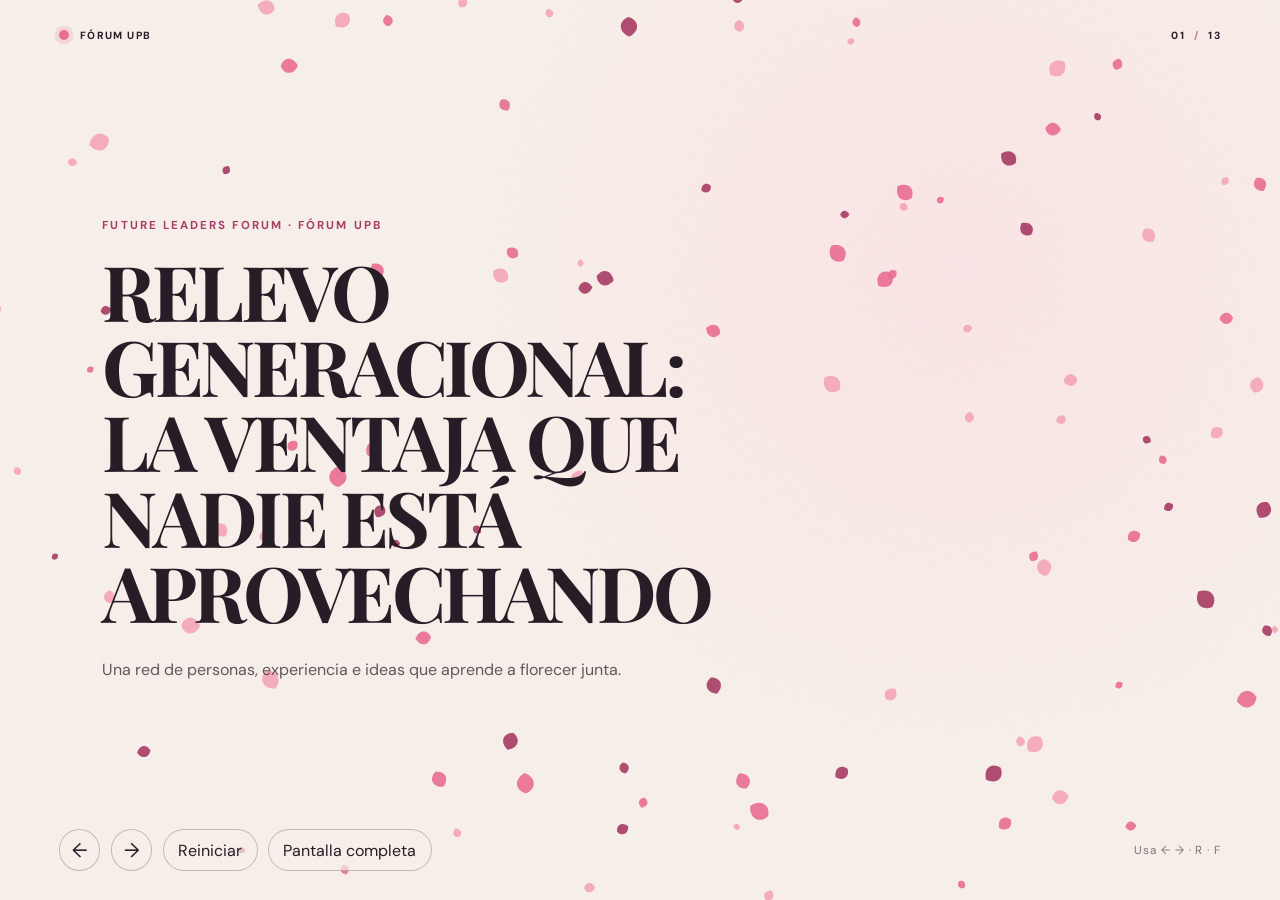
<file: unidad_5/index.html>
<!doctype html>
<html lang="es">
  <head>
    <meta charset="utf-8" />
    <meta name="viewport" content="width=device-width, initial-scale=1" />
    <title>Red de floración · Relevo generacional</title>
    <link rel="stylesheet" href="styles.css" />
  </head>
  <body>
    <main id="presentation" aria-label="Presentación Relevo generacional">
      <canvas id="petal-canvas" aria-hidden="true"></canvas>
      <div class="photo-layer" aria-hidden="true"></div>
      <div class="wash" aria-hidden="true"></div>
      <div class="grain" aria-hidden="true"></div>

      <header class="topbar">
        <div class="brand-mark"><span class="brand-dot"></span> FÓRUM UPB</div>
        <div class="counter"><span id="scene-number">01</span><span class="slash">/</span><span>13</span></div>
      </header>

      <section class="content" aria-live="polite">
        <p class="eyebrow" id="scene-kicker">FUTURE LEADERS FORUM · FÓRUM UPB</p>
        <h1 id="scene-title">RELEVO GENERACIONAL:<br />LA VENTAJA QUE NADIE ESTÁ APROVECHANDO</h1>
        <p class="caption" id="scene-caption">Una red de personas, experiencia e ideas que aprende a florecer junta.</p>
      </section>

      <aside class="qr-placeholders" id="qr-placeholders" aria-hidden="true">
        <div class="qr-slot"><span>QR</span><small>MEMORIAS</small></div>
        <div class="qr-slot"><span>QR</span><small>REDES</small></div>
      </aside>

      <footer class="controls">
        <button id="prev" type="button" aria-label="Escena anterior">←</button>
        <button id="next" type="button" aria-label="Siguiente escena">→</button>
        <button id="restart" type="button" aria-label="Reiniciar presentación">Reiniciar</button>
        <button id="fullscreen" type="button" aria-label="Pantalla completa">Pantalla completa</button>
        <span class="hint">Usa ← → · R · F</span>
      </footer>
    </main>
    <script src="app.js"></script>
  </body>
</html>
</file>
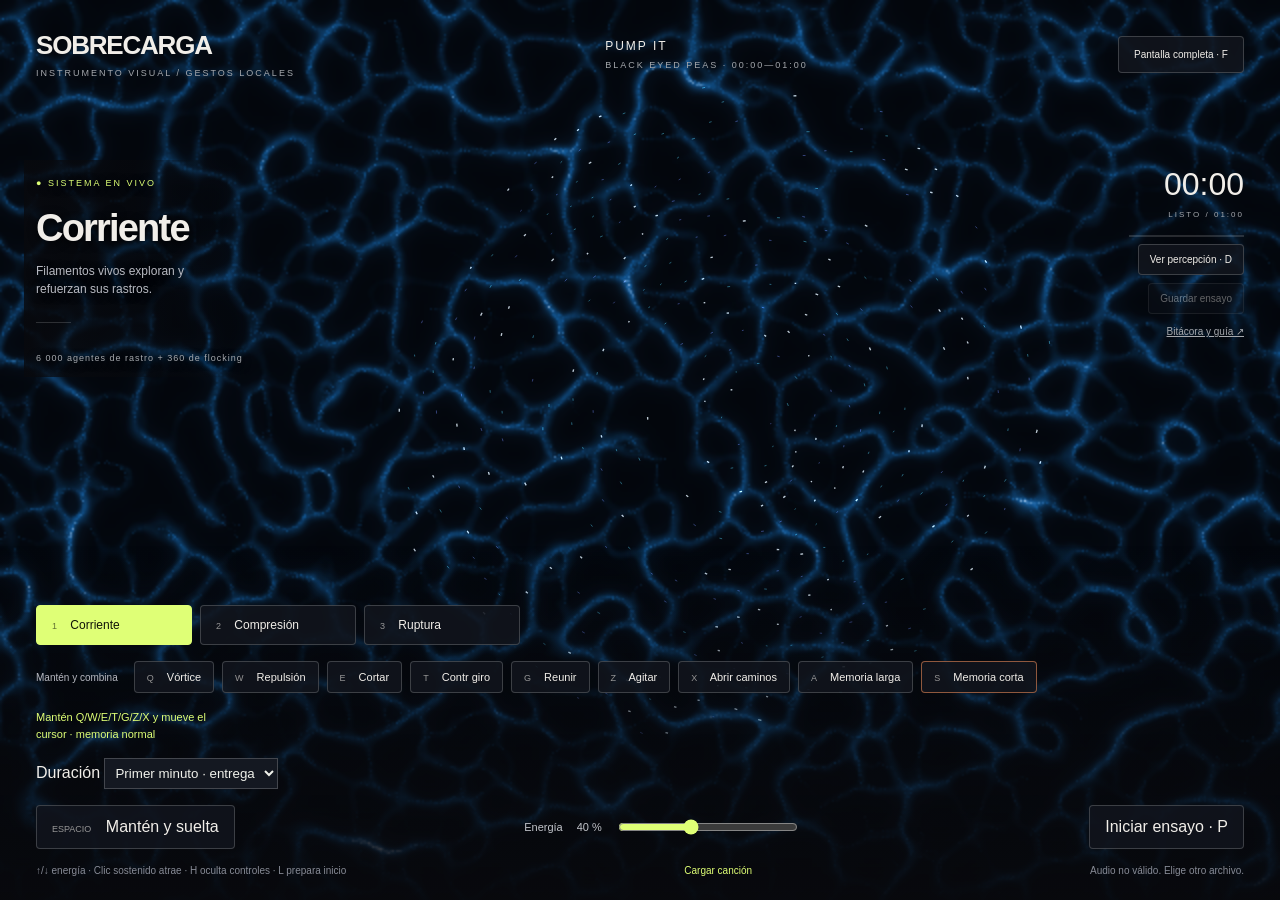
<file: unidad_6/index.html>
<!doctype html>
<html lang="es"><head><meta charset="utf-8"><meta name="viewport" content="width=device-width,initial-scale=1"><title>Sobrecarga · Unidad 6</title><link rel="stylesheet" href="style.css"></head>
<body>
<canvas id="stage" aria-label="Simulación interactiva de agentes autónomos"></canvas><canvas id="perception" aria-hidden="true"></canvas>
<header class="chrome"><div class="brand">SOBRECARGA<span>INSTRUMENTO VISUAL / GESTOS LOCALES</span></div><div class="track">PUMP IT <span id="trackRange">BLACK EYED PEAS · 00:00—01:00</span></div><button id="full">Pantalla completa · F</button></header>
<aside class="chrome status"><span class="live">● SISTEMA EN VIVO</span><h1 id="modeName">Corriente</h1><p id="modeDesc">Un campo local orienta a los agentes.</p><div class="rule"></div><span id="metrics">6 000 agentes de rastro + 360 de flocking</span></aside>
<div class="timer chrome"><strong id="clock">00:00</strong><span id="sessionStatus" role="status">ENSAYO / 01:00</span><div class="timeTrack"><div id="timeProgress"></div></div></div>
<footer class="chrome"><div class="modes"><button data-mode="0" class="active"><kbd>1</kbd> Corriente</button><button data-mode="1"><kbd>2</kbd> Compresión</button><button data-mode="2"><kbd>3</kbd> Ruptura</button></div><div class="gestures"><span>Mantén y combina</span><button data-gesture="0"><kbd>Q</kbd> Vórtice</button><button data-gesture="1"><kbd>W</kbd> Repulsión</button><button data-gesture="2"><kbd>E</kbd> Cortar</button><button data-gesture="3"><kbd>T</kbd> Contr giro</button><button data-gesture="4"><kbd>G</kbd> Reunir</button><button data-gesture="5"><kbd>Z</kbd> Agitar</button><button data-gesture="6"><kbd>X</kbd> Abrir caminos</button><button id="memoryLong"><kbd>A</kbd> Memoria larga</button><button id="memoryShort"><kbd>S</kbd> Memoria corta</button></div><p id="gestureStatus" role="status" aria-live="polite">Haz clic dentro de la visual y pulsa Q, W o E.</p><label>Duración <select id="durationMode" aria-label="Duración de reproducción"><option value="minute">Primer minuto · entrega</option><option value="full">Canción completa</option></select></label><div class="play"><button id="burst"><kbd>ESPACIO</kbd> Mantén y suelta</button><label for="energy">Energía <output id="energyValue" aria-hidden="true">40 %</output> <input id="energy" type="range" min="0" max="100" value="40"></label><button id="rehearse">Iniciar ensayo</button></div><div class="bottom"><span>↑/↓ energía · Clic sostenido atrae · H oculta controles · L prepara inicio</span><label class="audioLabel">Cargar canción <input id="audioFile" type="file" accept="audio/*"></label><span id="audioStatus">Audio local opcional</span></div></footer>
<section class="tools chrome"><button id="inspect" aria-pressed="false">Ver percepción · D</button><button id="export" disabled>Guardar ensayo</button><a href="guia.html" target="_blank" rel="noopener">Bitácora y guía ↗</a></section>
<button id="showUI" hidden>Mostrar controles · H</button><audio id="audio" preload="metadata"></audio>
<dialog id="recordDialog"><div class="recordHeading"><h2>Registro del ensayo</h2><button id="closeRecord" aria-label="Cerrar registro">Cerrar</button></div><p id="recordSummary"></p><p>Estas son tus intervenciones registradas. Puedes descargar el archivo o copiar el contenido para tu bitácora.</p><textarea id="recordText" readonly aria-label="Registro de intervenciones"></textarea><a id="downloadRecord" download>Descargar JSON</a></dialog>
<script src="physarum.js?v=gestosfuertes1"></script><script src="app.js?v=resetL"></script></body></html>
</file>
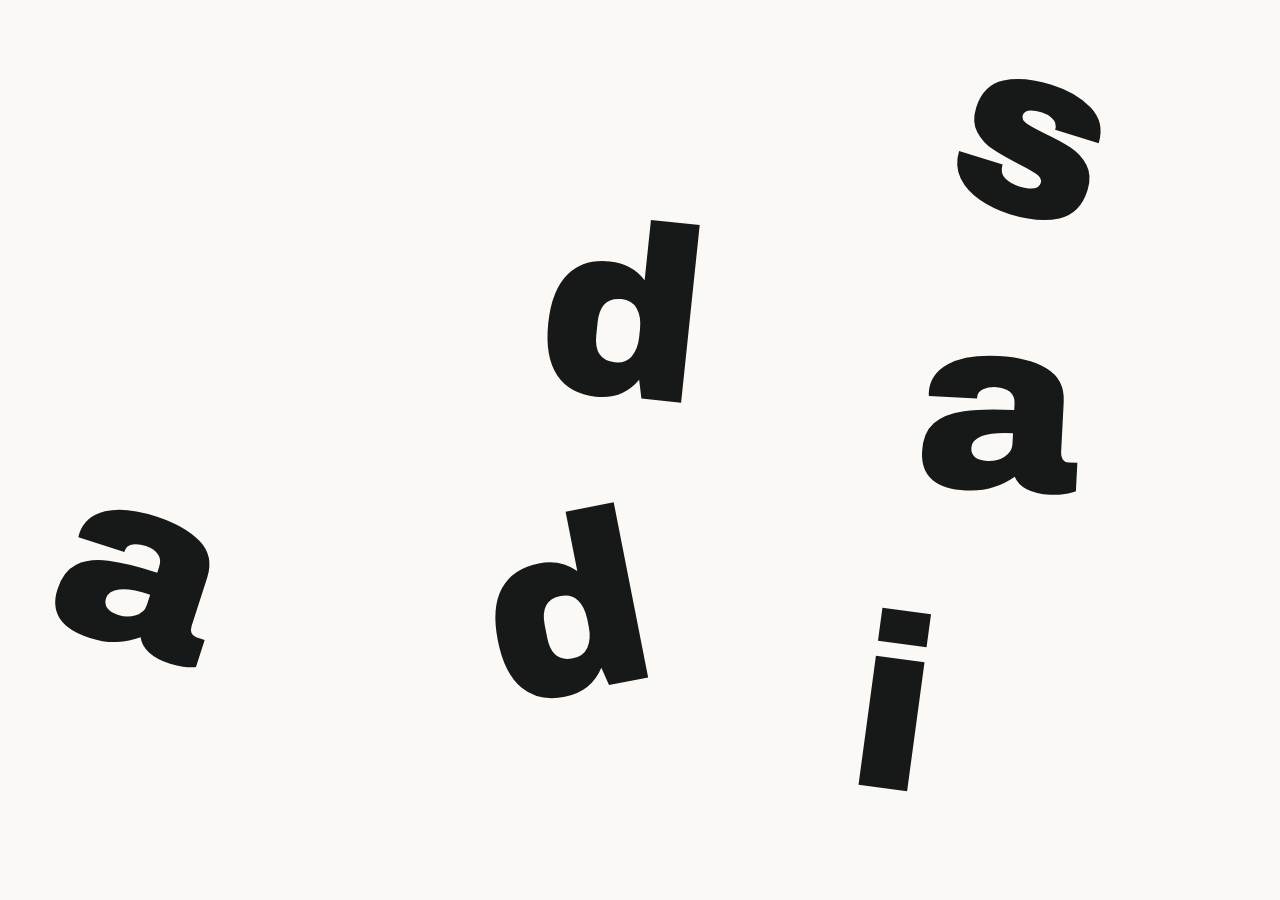
<file: unidad_7/index.html>
<!doctype html>
<html lang="es">
<head>
<meta charset="utf-8"><meta name="viewport" content="width=device-width,initial-scale=1"><meta name="theme-color" content="#faf9f6">
<title>Explora</title><link rel="stylesheet" href="escena.css">
<script src="assets/opentype.min.js" defer></script><script src="assets/font-data.js" defer></script><script src="letras.js" defer></script>
</head>
<body><main><canvas tabindex="0" aria-label="Seis letras completas. Arrastra para mover y acercar letras: al soltarlas cerca de un lado se alinean, conservando tu orden de izquierda a derecha. Toca una letra para dar salida a una carrera de relevos con su equipo. Un tirón rápido o una pulsación larga separa la letra completa del grupo. Arrastrar el fondo no mueve las letras. Mantén pulsado el fondo para repartirlas al azar. Teclado: 1 a 6 selecciona, flechas mueven, espacio o Enter activa el pulso, X separa y Escape reparte de nuevo. Al formar adidas baja una meta: el equipo la cruza, celebra y da paso a nuevas letras que entran desde la izquierda. Escape también cancela esta secuencia.">Tu navegador no permite mostrar la escena.</canvas><p id="status" class="sr-only" role="status" aria-live="polite"></p><p id="error" hidden>No pudimos cargar la escena. Recarga la página.</p></main></body>
</html>
</file>
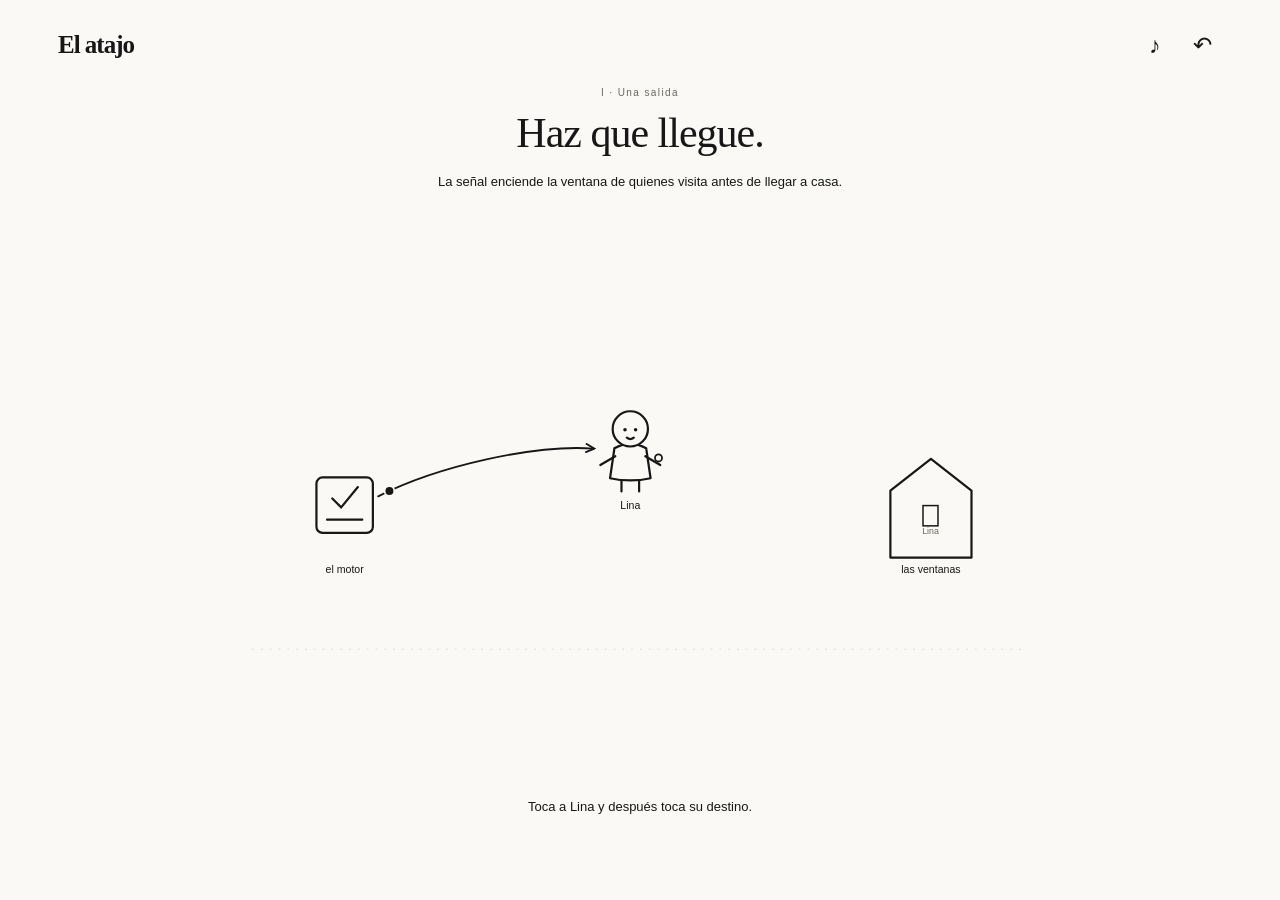
<file: unidad_8/experiencia/index.html>
<!doctype html>
<html lang="es">
<head><meta charset="utf-8"><meta name="viewport" content="width=device-width,initial-scale=1"><meta name="theme-color" content="#faf9f6"><title>El atajo</title><link rel="icon" href="data:,"><link rel="stylesheet" href="./styles.css"></head>
<body>
  <main>
    <header><a class="wordmark" href="./">El atajo</a><nav aria-label="Opciones"><button id="sound-toggle" aria-label="Silenciar sonido" aria-pressed="true" title="Sonido">♪</button><button id="restart" aria-label="Empezar de nuevo" title="Empezar de nuevo">↶</button></nav></header>
    <section class="story" aria-label="La historia"><p id="chapter"></p><h1 id="title"></h1><p id="narration"></p></section>
    <svg id="world" viewBox="0 0 920 490" role="group" aria-label="Conecta personas: elige un origen y después toca su destino. Las señales siguen las flechas."></svg>
    <div class="decisions"><p id="instruction" role="status" aria-live="polite"></p><div id="actions"></div></div>
    <p id="reflection" class="reflection" hidden></p>
    <footer><span>Tab y Enter también conectan.</span><span>Una simulación programada. Tu partida se guarda aquí.</span></footer>
    <noscript>Esta historia necesita JavaScript para que las señales recorran sus conexiones.</noscript>
  </main>
  <script type="module" src="./game.js"></script>
</body></html>
</file>
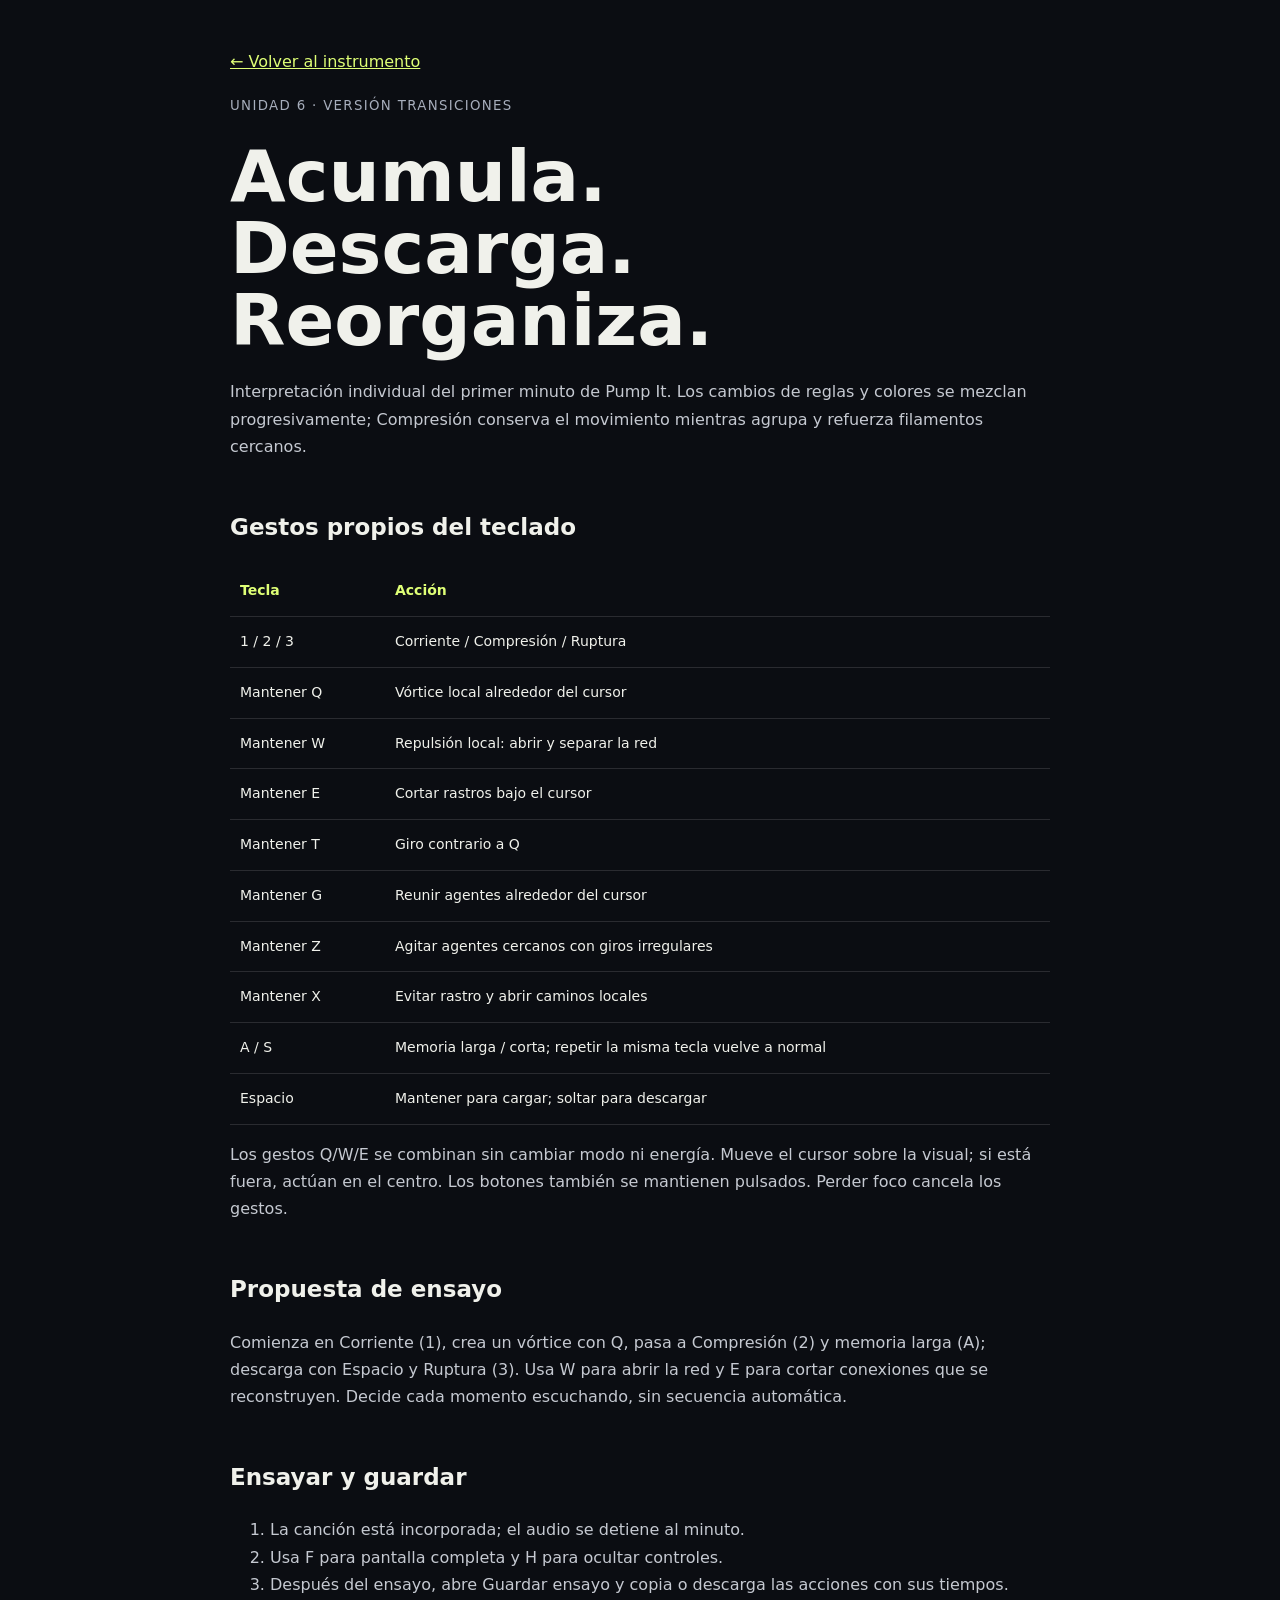
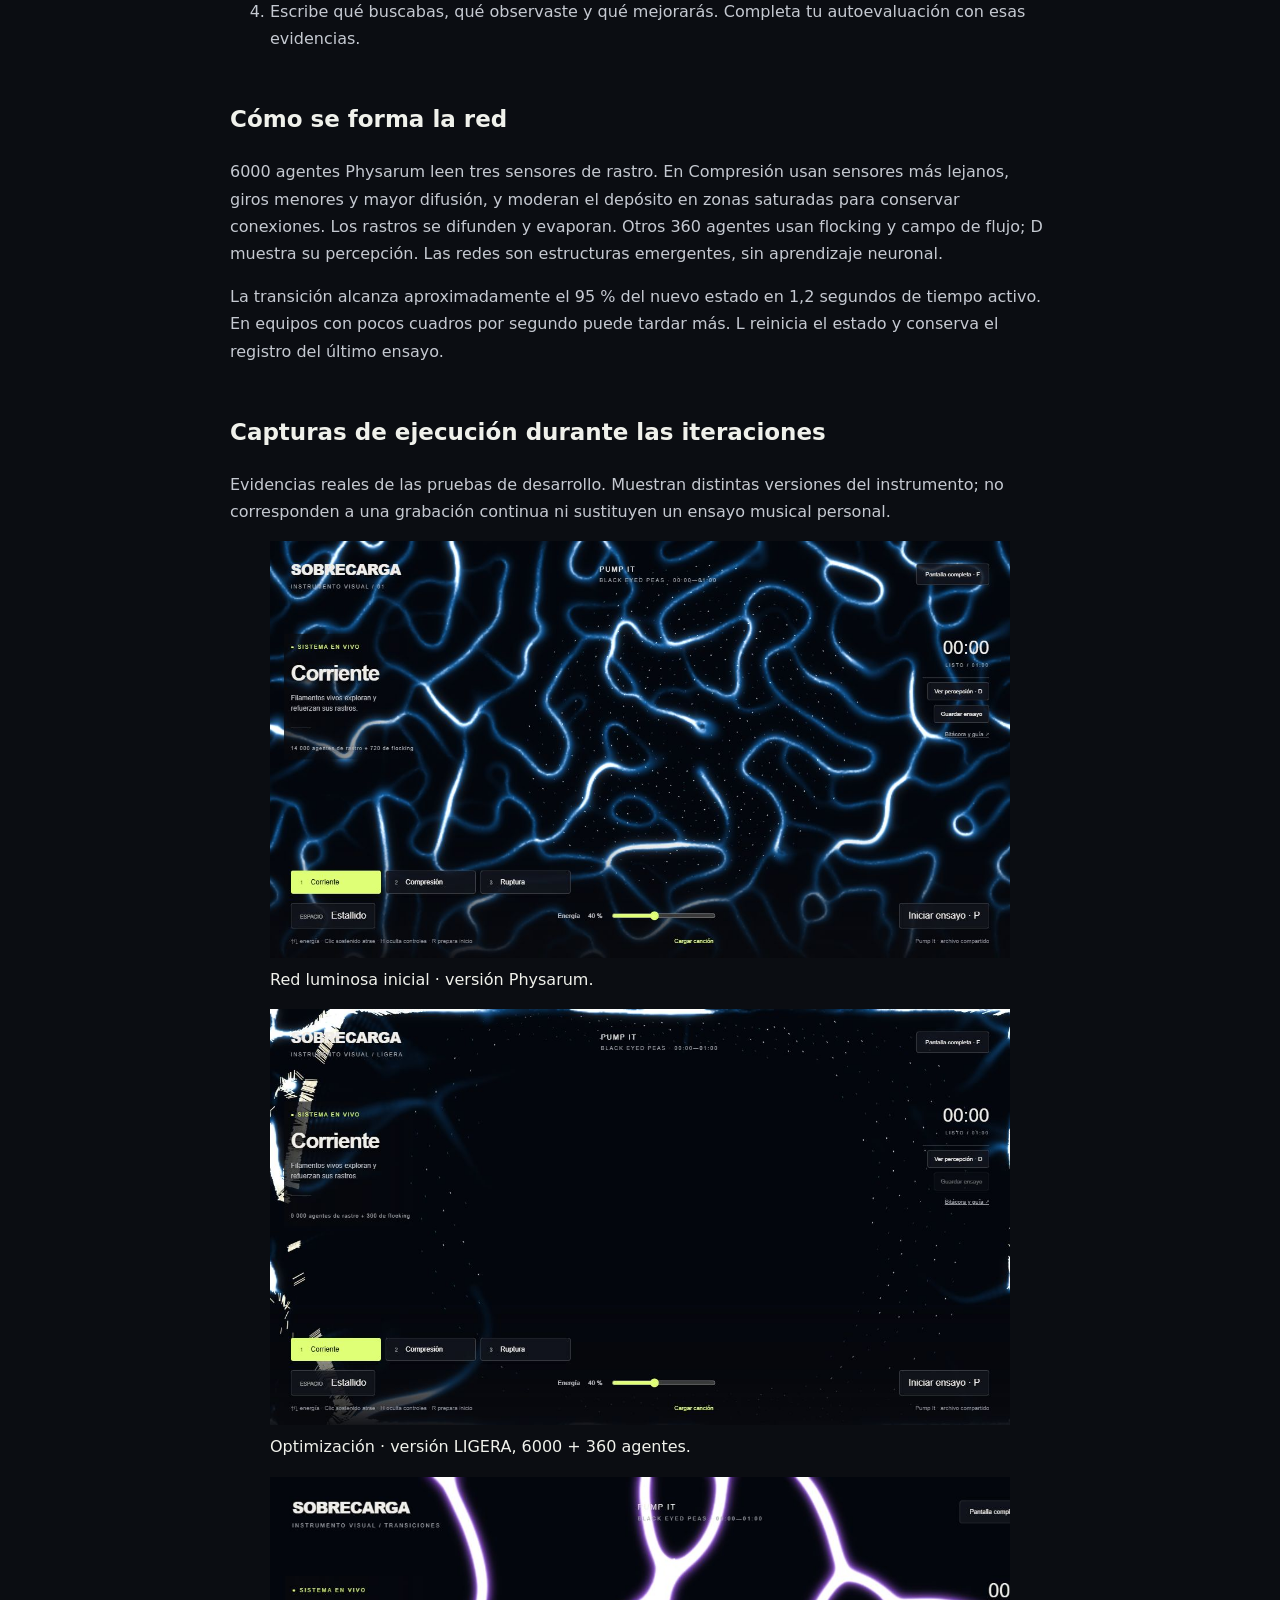
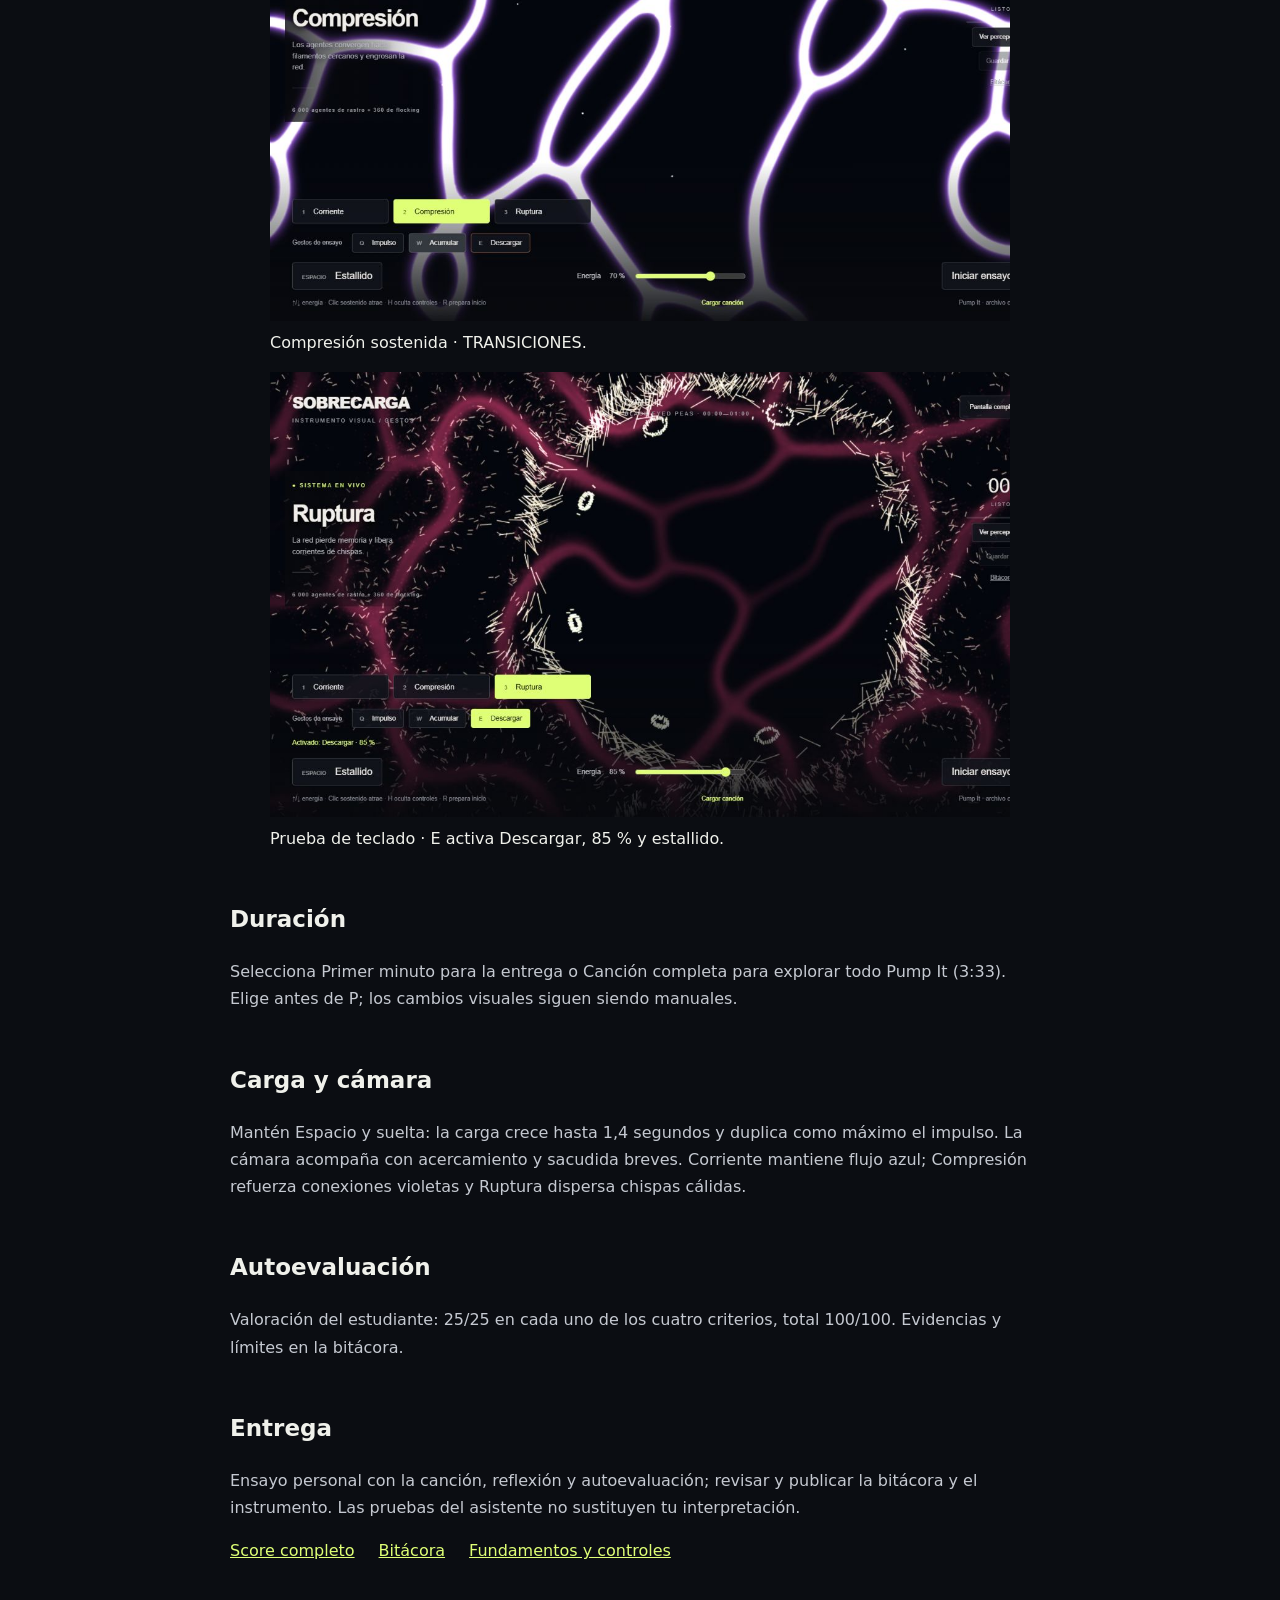
<file: unidad_6/guia.html>
<!doctype html><html lang="es"><head><meta charset="utf-8"><meta name="viewport" content="width=device-width,initial-scale=1"><title>Guía de ensayo · Sobrecarga</title><style>body{margin:0;background:#0b0d12;color:#f0f1eb;font:16px/1.7 system-ui,sans-serif}main{max-width:820px;margin:auto;padding:48px 24px 90px}a{color:#dfff76}small{color:#a7aebc;letter-spacing:.1em}h1{font-size:clamp(40px,8vw,72px);line-height:1;margin:22px 0}h2{margin-top:48px;font-size:23px}p,li{color:#c5c9d1}table{width:100%;border-collapse:collapse;font-size:14px}td,th{text-align:left;padding:13px 10px;border-bottom:1px solid #ffffff20}th{color:#dfff76}aside{border-left:3px solid #dfff76;padding:12px 22px;margin:30px 0;background:#ffffff05}.links{display:flex;gap:24px;flex-wrap:wrap}kbd{background:#252b33;padding:3px 7px;border-radius:4px}</style></head><body><main><a href="Sobrecarga.html">← Volver al instrumento</a><p><small>UNIDAD 6 · VERSIÓN TRANSICIONES</small></p><h1>Acumula.<br>Descarga.<br>Reorganiza.</h1><p>Interpretación individual del primer minuto de Pump It. Los cambios de reglas y colores se mezclan progresivamente; Compresión conserva el movimiento mientras agrupa y refuerza filamentos cercanos.</p><h2>Gestos propios del teclado</h2><table><tr><th>Tecla</th><th>Acción</th></tr><tr><td>1 / 2 / 3</td><td>Corriente / Compresión / Ruptura</td></tr><tr><td>Mantener Q</td><td>Vórtice local alrededor del cursor</td></tr><tr><td>Mantener W</td><td>Repulsión local: abrir y separar la red</td></tr><tr><td>Mantener E</td><td>Cortar rastros bajo el cursor</td></tr><tr><td>Mantener T</td><td>Giro contrario a Q</td></tr><tr><td>Mantener G</td><td>Reunir agentes alrededor del cursor</td></tr><tr><td>Mantener Z</td><td>Agitar agentes cercanos con giros irregulares</td></tr><tr><td>Mantener X</td><td>Evitar rastro y abrir caminos locales</td></tr><tr><td>A / S</td><td>Memoria larga / corta; repetir la misma tecla vuelve a normal</td></tr><tr><td>Espacio</td><td>Mantener para cargar; soltar para descargar</td></tr></table><p>Los gestos Q/W/E se combinan sin cambiar modo ni energía. Mueve el cursor sobre la visual; si está fuera, actúan en el centro. Los botones también se mantienen pulsados. Perder foco cancela los gestos.</p><h2>Propuesta de ensayo</h2><p>Comienza en Corriente (1), crea un vórtice con Q, pasa a Compresión (2) y memoria larga (A); descarga con Espacio y Ruptura (3). Usa W para abrir la red y E para cortar conexiones que se reconstruyen. Decide cada momento escuchando, sin secuencia automática.</p><h2>Ensayar y guardar</h2><ol><li>La canción está incorporada; el audio se detiene al minuto.</li><li>Usa F para pantalla completa y H para ocultar controles.</li><li>Después del ensayo, abre Guardar ensayo y copia o descarga las acciones con sus tiempos.</li><li>Escribe qué buscabas, qué observaste y qué mejorarás. Completa tu autoevaluación con esas evidencias.</li></ol><h2>Cómo se forma la red</h2><p>6000 agentes Physarum leen tres sensores de rastro. En Compresión usan sensores más lejanos, giros menores y mayor difusión, y moderan el depósito en zonas saturadas para conservar conexiones. Los rastros se difunden y evaporan. Otros 360 agentes usan flocking y campo de flujo; D muestra su percepción. Las redes son estructuras emergentes, sin aprendizaje neuronal.</p><p>La transición alcanza aproximadamente el 95 % del nuevo estado en 1,2 segundos de tiempo activo. En equipos con pocos cuadros por segundo puede tardar más. L reinicia el estado y conserva el registro del último ensayo.</p><h2>Capturas de ejecución durante las iteraciones</h2><p>Evidencias reales de las pruebas de desarrollo. Muestran distintas versiones del instrumento; no corresponden a una grabación continua ni sustituyen un ensayo musical personal.</p><figure><img src="vista-physarum.png" alt="Red Physarum en una versión inicial" style="width:100%"><figcaption>Red luminosa inicial · versión Physarum.</figcaption></figure><figure><img src="vista-ligera.png" alt="Red con población reducida" style="width:100%"><figcaption>Optimización · versión LIGERA, 6000 + 360 agentes.</figcaption></figure><figure><img src="pruebas/vista-transiciones.png" alt="Compresión con filamentos conectados" style="width:100%"><figcaption>Compresión sostenida · TRANSICIONES.</figcaption></figure><figure><img src="pruebas/vista-gestos.png" alt="Ruptura activada mediante tecla E" style="width:100%"><figcaption>Prueba de teclado · E activa Descargar, 85 % y estallido.</figcaption></figure><h2>Duración</h2><p>Selecciona Primer minuto para la entrega o Canción completa para explorar todo Pump It (3:33). Elige antes de P; los cambios visuales siguen siendo manuales.</p><h2>Carga y cámara</h2><p>Mantén Espacio y suelta: la carga crece hasta 1,4 segundos y duplica como máximo el impulso. La cámara acompaña con acercamiento y sacudida breves. Corriente mantiene flujo azul; Compresión refuerza conexiones violetas y Ruptura dispersa chispas cálidas.</p><h2>Autoevaluación</h2><p>Valoración del estudiante: 25/25 en cada uno de los cuatro criterios, total 100/100. Evidencias y límites en la bitácora.</p><h2>Entrega</h2><p>Ensayo personal con la canción, reflexión y autoevaluación; revisar y publicar la bitácora y el instrumento. Las pruebas del asistente no sustituyen tu interpretación.</p><div class="links"><a href="SCORE.md" download>Score completo</a><a href="BITACORA.md" download>Bitácora</a><a href="README.md" download>Fundamentos y controles</a></div></main></body></html>
</file>
<file: unidad_5/styles.css>
@import url('https://fonts.googleapis.com/css2?family=DM+Sans:wght@400;500;700&family=Playfair+Display:wght@600;700&display=swap');

:root {
  --ink: #271d27;
  --paper: #f7efe9;
  --rose: #e96f92;
  --rose-deep: #a83d65;
  --mist: rgba(247, 239, 233, .78);
}

* { box-sizing: border-box; }
html, body { margin: 0; width: 100%; height: 100%; overflow: hidden; background: var(--paper); color: var(--ink); }
body { font-family: 'DM Sans', system-ui, sans-serif; }
button { font: inherit; }

#presentation { position: relative; width: 100vw; height: 100vh; isolation: isolate; overflow: hidden; background: var(--paper); }
#petal-canvas, .photo-layer, .wash, .grain { position: absolute; inset: 0; width: 100%; height: 100%; }
#petal-canvas { z-index: 3; pointer-events: none; }
.photo-layer { z-index: 0; background-position: center; background-size: cover; opacity: 0; transform: scale(1.04); transition: opacity .9s ease, transform 1.8s ease; filter: saturate(.75) contrast(.92); }
.photo-layer.visible { opacity: .42; transform: scale(1); }
.wash { z-index: 1; background: radial-gradient(circle at 75% 30%, rgba(255, 214, 223, .46), transparent 43%), linear-gradient(110deg, rgba(247,239,233,.97) 4%, rgba(247,239,233,.76) 47%, rgba(247,239,233,.3)); }
.grain { z-index: 4; pointer-events: none; opacity: .07; background-image: url("data:image/svg+xml,%3Csvg viewBox='0 0 180 180' xmlns='http://www.w3.org/2000/svg'%3E%3Cfilter id='n'%3E%3CfeTurbulence type='fractalNoise' baseFrequency='.85' numOctaves='3' stitchTiles='stitch'/%3E%3C/filter%3E%3Crect width='100%25' height='100%25' filter='url(%23n)' opacity='.35'/%3E%3C/svg%3E"); }

.topbar { position: absolute; z-index: 5; inset: 0 0 auto; display: flex; justify-content: space-between; padding: 3.2vh 4.6vw; align-items: center; letter-spacing: .14em; font-size: clamp(.65rem, .8vw, .85rem); font-weight: 700; }
.brand-mark { display: flex; gap: .65rem; align-items: center; }
.brand-dot { width: .65rem; height: .65rem; border-radius: 50%; background: var(--rose); box-shadow: 0 0 0 .28rem rgba(233,111,146,.18); }
.counter { display: flex; gap: .55rem; align-items: baseline; font-variant-numeric: tabular-nums; }
.counter .slash { color: var(--rose-deep); opacity: .65; }

.content { position: absolute; z-index: 5; left: 8vw; top: 50%; width: min(59vw, 850px); transform: translateY(-50%); }
.content.scene-enter { animation: scene-enter .9s cubic-bezier(.22,.7,.2,1) both; }
@keyframes scene-enter {
  from { opacity: 0; transform: translateY(calc(-50% + 1.5rem)); filter: blur(5px); }
  to { opacity: 1; transform: translateY(-50%); filter: blur(0); }
}
.eyebrow { margin: 0 0 2.2vh; color: var(--rose-deep); letter-spacing: .18em; font-size: clamp(.62rem, .9vw, .9rem); font-weight: 700; }
h1 { margin: 0; max-width: 900px; font-family: 'Playfair Display', Georgia, serif; font-size: clamp(2.6rem, 6vw, 7.5rem); line-height: .98; letter-spacing: -.045em; font-weight: 700; text-wrap: balance; }
.caption { max-width: 38rem; margin: 3.2vh 0 0; color: rgba(39,29,39,.72); font-size: clamp(.92rem, 1.25vw, 1.25rem); line-height: 1.45; }

.qr-placeholders { position: absolute; z-index: 5; right: 6vw; top: 43%; display: flex; gap: 2.2vw; opacity: 0; transform: translateY(-42%) scale(.96); pointer-events: none; transition: opacity .6s ease, transform .8s ease; }
.qr-placeholders.visible { opacity: 1; transform: translateY(-42%) scale(1); }
.qr-slot { width: clamp(7.5rem, 10vw, 10.5rem); aspect-ratio: 1; display: grid; place-content: center; gap: .45rem; text-align: center; border: 1px dashed rgba(168,61,101,.5); background: rgba(247,239,233,.6); color: var(--rose-deep); }
.qr-slot span { font-family: 'Playfair Display', Georgia, serif; font-size: clamp(1.5rem, 2.2vw, 2.2rem); }
.qr-slot small { font-size: .58rem; letter-spacing: .18em; font-weight: 700; }

.controls { position: absolute; z-index: 6; inset: auto 4.6vw 3.2vh; display: flex; align-items: center; gap: .65rem; }
.controls button { border: 1px solid rgba(39,29,39,.25); border-radius: 999px; background: rgba(247,239,233,.72); color: var(--ink); padding: .6rem .9rem; cursor: pointer; transition: background .2s ease, transform .2s ease, border-color .2s ease; }
.controls button:hover, .controls button:focus-visible { background: rgba(255,255,255,.88); border-color: var(--rose-deep); transform: translateY(-2px); outline: none; }
.controls button:first-child, .controls button:nth-child(2) { width: 2.6rem; height: 2.6rem; padding: 0; font-size: 1.25rem; }
.hint { margin-left: auto; color: rgba(39,29,39,.58); font-size: .73rem; letter-spacing: .08em; }

@media (max-width: 760px) {
  .content { left: 7vw; top: 45%; width: 84vw; }
  h1 { font-size: clamp(2.2rem, 11vw, 4rem); }
  .caption { font-size: .95rem; }
  .controls { left: 7vw; right: 7vw; }
  .hint { display: none; }
  .controls button:nth-child(3), .controls button:nth-child(4) { font-size: .75rem; padding: .55rem .7rem; }
  .qr-placeholders { display: none; }
}
</file>
<file: unidad_6/style.css>
*{box-sizing:border-box}body{margin:0;background:#08090d;color:#f1eee9;font-family:Arial,Helvetica,sans-serif;overflow:hidden}canvas{position:fixed;inset:0;width:100%;height:100%;touch-action:none}button{font:inherit;color:inherit;border:1px solid #ffffff30;background:#12151ddd;cursor:pointer;padding:12px 15px;border-radius:4px;transition:background .15s}button:hover{background:#343940}button:focus-visible,input:focus-visible{outline:2px solid #dfff76;outline-offset:4px}header{position:fixed;top:30px;left:36px;right:36px;display:flex;align-items:center;justify-content:space-between;gap:24px}.brand{font-weight:900;font-size:26px;letter-spacing:-1.2px}.brand span,.track span{display:block;font-size:9px;letter-spacing:2px;margin-top:7px;font-weight:400;color:#a5a8ad}.track{font-size:12px;letter-spacing:2px}header button{font-size:10px}.status{position:fixed;top:160px;left:36px;pointer-events:none;max-width:250px;text-shadow:0 2px 10px #000}.live{font-size:9px;letter-spacing:2px;color:#ddff76}h1{font-size:38px;letter-spacing:-1.8px;margin:17px 0 9px}p{font-size:12px;line-height:1.5;color:#b8bac2;max-width:195px}.rule{height:1px;background:#ffffff28;width:35px;margin:24px 0}#metrics{font-size:9px;color:#a5a8ad;letter-spacing:1px}.timer{position:fixed;right:36px;top:166px;text-align:right}.timer strong{display:block;font-size:32px;font-weight:400;font-variant-numeric:tabular-nums}.timer span{font-size:8px;letter-spacing:2px;color:#a5a8ad}footer{position:fixed;bottom:0;width:100%;padding:60px 36px 24px;background:linear-gradient(transparent,#08090df2);display:grid;gap:16px}.modes,.play{display:flex;gap:8px;align-items:center}.modes button{min-width:156px;text-align:left;font-size:12px}.modes button.active{background:#dfff76;color:#101408;border-color:#dfff76}kbd{font-family:inherit;font-size:9px;margin-right:10px;opacity:.6}.play{justify-content:space-between}.play label{display:flex;align-items:center;gap:14px;font-size:11px;color:#c2c5cb}input[type=range]{accent-color:#dfff76;width:180px}.bottom{display:flex;gap:20px;align-items:center;justify-content:space-between;color:#878b96;font-size:10px}.audioLabel{cursor:pointer;color:#dfff76;white-space:nowrap}.audioLabel input{display:none}#audioStatus{max-width:190px;overflow:hidden;text-overflow:ellipsis;white-space:nowrap}#showUI{position:fixed;bottom:15px;right:15px;font-size:10px;opacity:.5}body.clean .chrome{display:none}@media(max-width:700px){header{top:20px;left:20px;right:20px}.track{display:none}.brand{font-size:20px}.status{left:20px;top:110px}.timer{right:20px;top:110px}h1{font-size:29px}footer{padding:35px 15px 16px}.modes button{min-width:0;flex:1;padding:12px 8px}.bottom{flex-wrap:wrap;gap:12px}.bottom>span:first-child{display:none}.play{flex-wrap:wrap}.play label{order:3;width:100%}.play input{flex:1}#burst{font-size:11px}}
/* Keep the diagnostic layer separate so perception marks never become trails. */
#perception{pointer-events:none}.tools{position:fixed;right:36px;top:244px;display:flex;flex-direction:column;align-items:flex-end;gap:8px}.tools button{font-size:10px;padding:9px 11px}.tools a{font-size:10px;color:#a5a8ad;margin-top:4px}.tools button[aria-pressed=true]{border-color:#dfff76;color:#dfff76}button:disabled{opacity:.4;cursor:default}.timeTrack{width:115px;height:2px;background:#ffffff25;margin:14px 0 0 auto}#timeProgress{height:100%;width:0;background:#dfff76}.audioLabel:focus-within{outline:2px solid #dfff76;outline-offset:5px}.audioLabel input{display:block!important;position:absolute;width:1px;height:1px;opacity:0;overflow:hidden}header,footer,.tools{z-index:2}.status,.timer{z-index:1}.status{padding:12px;background:linear-gradient(90deg,#08090dce,transparent);margin-left:-12px}.play button{min-height:43px}@media(max-width:700px){.tools{right:20px;top:185px;gap:6px}.tools button{font-size:9px}.status{max-width:190px}.status p{max-width:155px}.tools a{font-size:9px}.timer span{display:block;max-width:130px;line-height:1.5}}@media(max-height:550px){header{top:12px}.status{top:72px}.status p,.status .rule,#metrics{display:none}.timer{top:76px}.tools{top:155px}footer{padding-top:15px;gap:8px}.bottom>span:first-child{display:none}}
#recordDialog{max-width:680px;width:calc(100% - 32px);border:1px solid #ffffff35;background:#12151d;color:#eef1e6;border-radius:8px;padding:24px}#recordDialog::backdrop{background:#000b}.recordHeading{display:flex;justify-content:space-between;align-items:center;gap:15px}.recordHeading h2{font-size:22px;margin:0}#recordDialog p{max-width:none;font-size:13px}#recordText{display:block;width:100%;height:240px;background:#08090d;color:#dfff76;border:1px solid #ffffff30;border-radius:3px;padding:12px;resize:vertical;font:12px/1.6 monospace;margin:20px 0}#downloadRecord{display:inline-block;background:#dfff76;color:#111a0a;padding:12px 18px;border-radius:4px;text-decoration:none;font-size:13px}

.gestures{display:flex;gap:8px;align-items:center}.gestures span{font-size:10px;color:#b8bac2;margin-right:8px}.gestures button{font-size:11px;padding:9px 12px}.gestures button:last-child{border-color:#ff965c88}@media(max-width:700px){.gestures{flex-wrap:wrap}.gestures span{width:100%}.gestures button{flex:1;padding:8px 4px}}

#gestureStatus{font-size:11px;margin:0;color:#dfff76}.gestures button.active{background:#dfff76;color:#111;border-color:#dfff76}

select{background:#141821;color:#f0f1eb;border:1px solid #ffffff33;padding:6px}
.gestures{flex-wrap:wrap}
</file>
<file: unidad_7/escena.css>
:root{color-scheme:light;background:#faf9f6;color:#111111}*{box-sizing:border-box}html,body,main{width:100%;height:100%;margin:0;overflow:hidden}canvas{display:block;width:100%;height:100svh;touch-action:none;outline:none;user-select:none;-webkit-user-select:none}canvas.held{cursor:grabbing!important}canvas:focus-visible{outline:1px solid #666;outline-offset:-10px}.sr-only{position:absolute;width:1px;height:1px;padding:0;margin:-1px;overflow:hidden;clip-path:inset(50%);white-space:nowrap;border:0}#error{position:absolute;top:45%;left:10%;right:10%;text-align:center;font:16px/1.5 Arial,sans-serif}
</file>
<file: unidad_8/experiencia/styles.css>
:root{--paper:#faf9f6;--ink:#171717;--muted:#6a675f;--line:#d9d6ce;font:14px Arial,Helvetica,sans-serif;color:var(--ink);background:var(--paper)}*{box-sizing:border-box}body{margin:0}button,a,[role=button]{-webkit-tap-highlight-color:transparent}button{font:inherit;cursor:pointer}button:focus-visible,a:focus-visible,[role=button]:focus-visible{outline:3px solid var(--ink);outline-offset:5px}main{min-height:100svh;min-height:100dvh;max-width:1240px;margin:auto;padding:25px 38px 18px;display:grid;grid-template-rows:auto auto minmax(240px,1fr) auto auto auto}header{display:flex;align-items:center;justify-content:space-between}.wordmark{font:700 25px Georgia,serif;letter-spacing:-1px;text-decoration:none;color:var(--ink)}nav{display:flex;gap:7px}nav button{width:40px;height:40px;background:none;border:0;color:var(--ink);font-size:23px}nav button:hover{background:#17171709;border-radius:50%}.story{text-align:center;max-width:700px;margin:22px auto 0}#chapter{font-size:10px;letter-spacing:1.4px;color:var(--muted);margin:0 0 12px}h1{font:400 clamp(28px,3.4vw,42px)/1.12 Georgia,serif;letter-spacing:-1px;margin:0}#narration{font-size:13px;line-height:1.7;min-height:22px;max-width:570px;margin:14px auto 0}#world{width:100%;height:clamp(285px,48vh,470px);display:block;touch-action:manipulation;overflow:visible;user-select:none;align-self:center}#world text{font-family:Arial,Helvetica,sans-serif;fill:var(--ink)}.ground{stroke:var(--line);stroke-dasharray:2 8;fill:none}.edge{stroke:var(--ink);stroke-width:2.1;fill:none;stroke-linecap:round}.edge-hit{stroke:transparent;stroke-width:22;fill:none;cursor:pointer}.preview-line{stroke:var(--ink);stroke-dasharray:5 6;stroke-width:2;fill:none;pointer-events:none}.person .head,.person .body,.machine,.house{fill:var(--paper);stroke:var(--ink);stroke-width:2.5;stroke-linejoin:round;stroke-linecap:round}.limb{stroke:var(--ink);stroke-width:2.5;fill:none;stroke-linecap:round}.eye{fill:var(--ink)}.node[role=button]{cursor:pointer}.node .halo{stroke:var(--ink);stroke-width:1.3;stroke-dasharray:3 6;fill:none;opacity:0}.node[role=button]:hover .halo,.node[role=button]:focus .halo,.node.origin .halo{opacity:1}.node.origin .halo{stroke-width:2;stroke-dasharray:none}.node:focus{outline:none}.node[role=button]:focus-visible .halo{stroke-width:3}.node.destination .halo{opacity:.38}.node .name{font-size:12px;text-anchor:middle}.node .role{font-size:10px;letter-spacing:1px;text-anchor:middle;fill:var(--muted)!important}.window{fill:var(--paper);stroke:var(--ink);stroke-width:1.7}.window.lit{fill:var(--ink)}.window-name{font-size:10px;text-anchor:middle;fill:var(--muted)!important}.packet{fill:var(--ink);stroke:var(--paper);stroke-width:2}.stub{stroke:var(--ink);stroke-width:2;fill:var(--paper)}.decisions{display:flex;flex-direction:column;align-items:center;gap:12px;min-height:86px;padding:0 0 10px}#instruction{max-width:650px;text-align:center;font-size:13px;line-height:1.75;margin:0;min-height:23px}#actions{display:flex;gap:10px;justify-content:center;flex-wrap:wrap}#actions:empty{display:none}#actions button{background:var(--ink);color:var(--paper);border:1px solid var(--ink);padding:13px 21px;border-radius:2px;font-size:12px;min-height:44px}#actions button:hover{transform:translateY(-1px)}#actions button.secondary{background:transparent;color:var(--ink)}.reflection{font:400 18px/1.75 Georgia,serif;max-width:700px;margin:8px auto 30px;text-align:center}footer{display:flex;justify-content:space-between;gap:20px;font-size:10px;line-height:1.6;color:var(--muted);padding-top:15px}body[data-screen=ending] #world{height:clamp(200px,34vh,330px)}[hidden]{display:none!important}@media(max-width:700px){main{padding:20px;grid-template-rows:auto auto minmax(250px,1fr) auto auto auto}.wordmark{font-size:23px}.story{margin-top:24px}h1{font-size:31px}#chapter{font-size:9px;margin-bottom:11px}#narration{font-size:12px;min-height:40px;margin-top:13px}#world{height:clamp(295px,46vh,400px)}.node .name{font-size:15px}.node .role{font-size:12px}.window-name{font-size:12px}.decisions{min-height:100px;padding-top:4px}#instruction{font-size:12px;max-width:320px}#actions button{font-size:12px;padding:13px 18px}.reflection{font-size:17px;margin-top:5px}footer{font-size:9px;flex-direction:column;align-items:center;gap:5px;padding-top:15px;text-align:center}body[data-screen=ending] #world{height:260px}}@media(max-height:680px) and (min-width:701px){main{padding-top:15px}.story{margin-top:10px}h1{font-size:32px}#narration{margin-top:10px}#world{height:290px}.decisions{min-height:75px}footer{padding-top:8px}}@media(prefers-reduced-motion:reduce){*,*::before,*::after{animation:none!important;transition:none!important;scroll-behavior:auto!important}}
/* La explicación técnica queda disponible para lectores de pantalla. */
footer{position:absolute;width:1px;height:1px;padding:0;margin:-1px;overflow:hidden;clip:rect(0,0,0,0);white-space:nowrap;border:0}

@media(max-width:700px){body[data-level="4"] #world,body[data-level="5"] #world{height:auto;aspect-ratio:440/760}body[data-level="4"] .node .name,body[data-level="5"] .node .name{font-size:18px}body[data-level="4"] .node .role,body[data-level="5"] .node .role{font-size:13px}body[data-level="4"] .window-name,body[data-level="5"] .window-name{font-size:13px}body[data-level="4"] main,body[data-level="5"] main{grid-template-rows:auto auto auto auto auto auto}}
</file>
